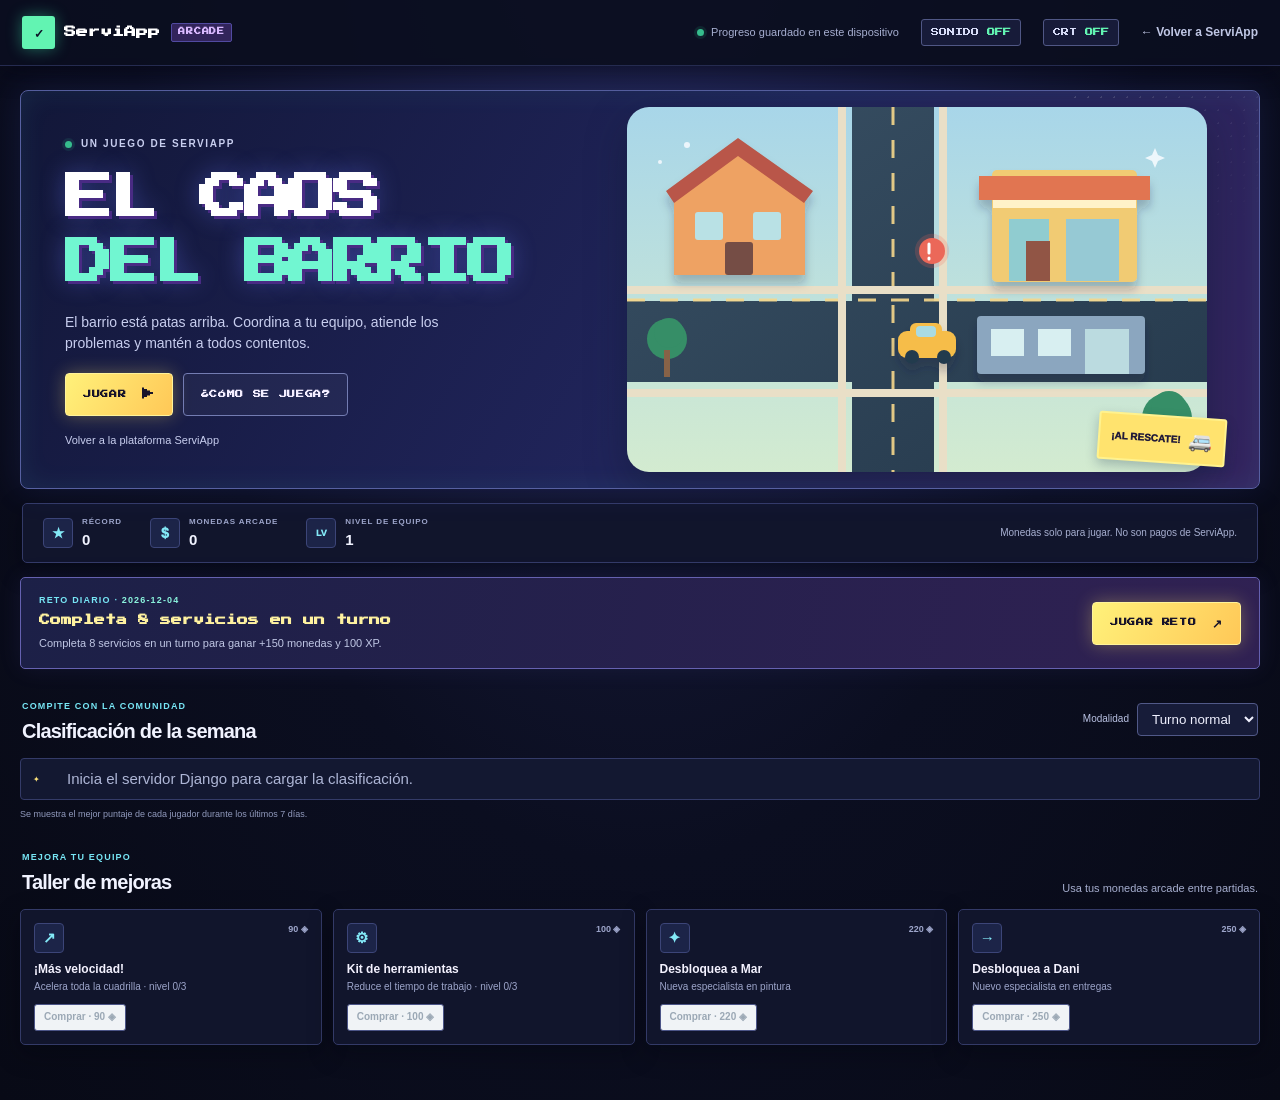
<file: minijuegos.html>
<!DOCTYPE html>
<html lang="es">
<head>
    <meta charset="UTF-8">
    <meta name="viewport" content="width=device-width, initial-scale=1.0">
    <meta name="theme-color" content="#080b18">
    <title>Zona Arcade | ServiApp</title>
    <link rel="preconnect" href="https://fonts.googleapis.com">
    <link rel="preconnect" href="https://fonts.gstatic.com" crossorigin>
    <link href="https://fonts.googleapis.com/css2?family=Press+Start+2P&display=swap" rel="stylesheet">
    <link rel="stylesheet" href="minijuegos.css">
</head>
<body>
    <header class="arcade-topbar">
        <a class="arcade-brand" href="index.html" aria-label="Volver a ServiApp">
            <span class="brand-check">✓</span><span>ServiApp</span><small>ARCADE</small>
        </a>
        <div class="topbar-right"><span class="local-save"><i></i> Progreso guardado en este dispositivo</span><button id="soundToggleButton" class="crt-toggle" type="button" aria-pressed="false" aria-label="Activar sonido">SONIDO <strong>OFF</strong></button><button id="crtToggleButton" class="crt-toggle" type="button" aria-pressed="false" aria-label="Activar efecto de pantalla retro">CRT <strong>OFF</strong></button><a class="back-to-app" href="index.html">← <span>Volver a ServiApp</span></a></div>
    </header>

    <main class="arcade-main">
        <section id="welcomeScreen" class="arcade-screen welcome-screen" aria-labelledby="gameTitle">
            <div class="welcome-hero">
                <div class="hero-copy">
                    <span class="game-eyebrow"><i></i> UN JUEGO DE SERVIAPP</span>
                    <h1 id="gameTitle">EL CAOS<br><span>DEL BARRIO</span></h1>
                    <p>El barrio está patas arriba. Coordina a tu equipo, atiende los problemas y mantén a todos contentos.</p>
                    <div class="hero-actions">
                        <button id="playButton" type="button" class="arcade-button arcade-button-yellow"><span>JUGAR</span><b>▶</b></button>
                        <button id="instructionsButton" type="button" class="arcade-button arcade-button-ghost">¿CÓMO SE JUEGA?</button>
                    </div>
                    <a class="small-return-link" href="index.html">Volver a la plataforma ServiApp</a>
                </div>
                <div class="hero-city" aria-hidden="true">
                    <svg viewBox="0 0 580 365" role="presentation">
                        <defs>
                            <linearGradient id="sky" x1="0" y1="0" x2="0" y2="1"><stop stop-color="#a8d6e9"/><stop offset="1" stop-color="#d3ebd0"/></linearGradient>
                            <linearGradient id="road" x1="0" y1="0" x2="1" y2="1"><stop stop-color="#384f63"/><stop offset="1" stop-color="#25394c"/></linearGradient>
                            <filter id="shadow" x="-30%" y="-30%" width="160%" height="170%"><feDropShadow dx="0" dy="8" stdDeviation="5" flood-color="#13263a" flood-opacity=".25"/></filter>
                        </defs>
                        <rect width="580" height="365" rx="22" fill="url(#sky)"/>
                        <path d="M0 194h580v81H0zM225 0h82v365h-82z" fill="url(#road)"/>
                        <path d="M0 193h580M266 0v365" stroke="#f6d78b" stroke-width="3" stroke-dasharray="18 15" opacity=".9"/>
                        <path d="M0 183h580M0 286h580M215 0v365M316 0v365" stroke="#e9dfc7" stroke-width="8"/>
                        <g filter="url(#shadow)">
                            <path d="M47 82 111 39l67 43v86H47z" fill="#eea263"/><path d="m39 84 72-53 75 53-9 12-66-47-64 47z" fill="#b95748"/><rect x="68" y="105" width="28" height="28" rx="3" fill="#b9e1e5"/><rect x="126" y="105" width="28" height="28" rx="3" fill="#b9e1e5"/><rect x="98" y="135" width="28" height="33" rx="3" fill="#754d45"/>
                            <rect x="365" y="63" width="145" height="112" rx="5" fill="#f1cb73"/><path d="M352 69h171v24H352z" fill="#e17451"/><path d="M366 93h143v8H366z" fill="#fff2c9"/><rect x="382" y="112" width="40" height="62" fill="#90ccd0"/><rect x="439" y="112" width="53" height="62" fill="#96c9d4"/><path d="M399 174v-40h24v40" fill="#915545"/>
                            <rect x="350" y="209" width="168" height="58" rx="4" fill="#8ba6bf"/><rect x="364" y="222" width="33" height="27" fill="#d8eff1"/><rect x="411" y="222" width="33" height="27" fill="#d8eff1"/><rect x="458" y="222" width="44" height="45" fill="#bbdbe0"/>
                        </g>
                        <g fill="#368e67"><circle cx="40" cy="232" r="20"/><circle cx="42" cy="226" r="15"/><rect x="37" y="243" width="6" height="27" fill="#876247"/><circle cx="540" cy="311" r="25"/><circle cx="542" cy="302" r="18"/><rect x="537" y="319" width="7" height="31" fill="#876247"/></g>
                        <g transform="translate(271 224)" filter="url(#shadow)"><rect width="58" height="27" rx="9" fill="#f6bd4a"/><rect x="12" y="-8" width="32" height="18" rx="6" fill="#f6bd4a"/><rect x="18" y="-5" width="20" height="11" rx="4" fill="#a9dbe3"/><circle cx="14" cy="26" r="7" fill="#243a4e"/><circle cx="46" cy="26" r="7" fill="#243a4e"/></g>
                        <g transform="translate(305 144)"><circle r="22" fill="#ed675d" opacity=".2"><animate attributeName="r" values="17;24;17" dur="1.6s" repeatCount="indefinite"/></circle><circle r="13" fill="#eb6859"/><path d="M-3-7v9m0 5v1" stroke="white" stroke-width="3" stroke-linecap="round"/></g>
                        <g fill="#f8fbff" opacity=".85"><circle cx="60" cy="38" r="3"/><circle cx="33" cy="55" r="2"/><path d="m528 41 3 7 7 3-7 3-3 7-3-7-7-3 7-3z"/></g>
                    </svg>
                    <div class="hero-sticker"><span>¡AL RESCATE!</span><b>🚐</b></div>
                </div>
                <div class="hero-dots" aria-hidden="true"></div>
            </div>

            <div class="welcome-bottom">
                <div class="meta-stats">
                    <div class="meta-stat"><span class="stat-icon stat-record">★</span><span><small>RÉCORD</small><strong id="recordValue">0</strong></span></div>
                    <div class="meta-stat"><span class="stat-icon stat-coins">$</span><span><small>MONEDAS ARCADE</small><strong id="walletValue">0</strong></span></div>
                    <div class="meta-stat"><span class="stat-icon stat-level">LV</span><span><small>NIVEL DE EQUIPO</small><strong id="teamLevelValue">1</strong></span></div>
                </div>
                <p>Monedas solo para jugar. No son pagos de ServiApp.</p>
            </div>
            <div class="daily-challenge"><div><span class="section-kicker">RETO DIARIO · <strong id="dailyDateLabel"></strong></span><strong>Completa 8 servicios en un turno</strong><small id="dailyChallengeStatus">Recompensa extra de monedas y XP. Tu mejor resultado se guarda aquí.</small></div><button id="dailyChallengeButton" class="arcade-button arcade-button-yellow" type="button">JUGAR RETO <b>↗</b></button></div>

            <section class="leaderboard-section" aria-labelledby="leaderboardTitle"><div class="section-heading"><div><span class="section-kicker">COMPITE CON LA COMUNIDAD</span><h2 id="leaderboardTitle">Clasificación de la semana</h2></div><label class="leaderboard-mode">Modalidad <select id="leaderboardMode"><option value="normal">Turno normal</option><option value="diario">Reto diario</option></select></label></div><ol id="arcadeLeaderboard" class="leaderboard-list" aria-live="polite"><li class="leaderboard-message">Cargando puntajes…</li></ol><p class="leaderboard-note">Se muestra el mejor puntaje de cada jugador durante los últimos 7 días.</p></section>

            <section class="upgrade-section" aria-labelledby="upgradeTitle">
                <div class="section-heading"><div><span class="section-kicker">MEJORA TU EQUIPO</span><h2 id="upgradeTitle">Taller de mejoras</h2></div><p>Usa tus monedas arcade entre partidas.</p></div>
                <div id="upgradeShop" class="upgrade-shop"></div>
            </section>
        </section>

        <section id="prepareScreen" class="arcade-screen prepare-screen" hidden aria-labelledby="prepareTitle">
            <div class="subscreen-heading"><button id="backWelcome" class="back-round" type="button" aria-label="Volver">←</button><div><span class="section-kicker">ANTES DEL TURNO</span><h2 id="prepareTitle">Prepara a tu equipo</h2></div><span class="prep-duration">⏱ Turno de 3 minutos</span></div>
            <p class="screen-lede">Elige a un trabajador para revisar sus habilidades. En la partida podrás asignarlo a los avisos del barrio.</p>
            <div id="prepWorkers" class="worker-roster prep-roster"></div>
            <div id="workerPreview" class="worker-preview"></div>
            <button id="startShiftButton" class="arcade-button arcade-button-yellow start-shift-button" type="button"><span>INICIAR TURNO</span><b>▶</b></button>
        </section>

        <section id="gameScreen" class="arcade-screen game-screen" hidden aria-label="Partida El Caos del Barrio">
            <div class="game-hud">
                <div class="hud-game-title"><span class="hud-mark">✦</span><span><small>EL CAOS DEL</small><strong>BARRIO</strong></span></div>
                <div class="hud-metric timer-metric"><small>TIEMPO</small><strong id="timerValue">03:00</strong></div>
                <div class="hud-metric level-metric"><small>NIVEL</small><strong id="levelValue">1</strong></div>
                <div class="hud-metric score-metric"><small>PUNTOS</small><strong id="scoreValue">0</strong></div>
                <div class="hud-metric coin-metric"><small>MONEDAS</small><strong id="roundCoinsValue">0</strong></div>
                <div class="hud-metric lives-metric"><small>VIDAS</small><strong id="livesValue" aria-label="5 vidas">♥♥♥♥♥</strong></div>
                <div class="reputation-metric"><div><small>REPUTACIÓN</small><strong id="reputationValue">100%</strong></div><div class="reputation-track"><span id="reputationBar"></span></div></div>
                <button id="pauseButton" class="pause-button" type="button" aria-label="Pausar partida">Ⅱ</button>
            </div>

            <div class="event-banner" id="eventBanner" hidden><span id="eventBannerIcon">✦</span><span id="eventBannerText"></span><small id="eventBannerTime"></small></div>

            <div class="game-board-layout">
                <section class="city-panel" aria-label="Mapa interactivo del barrio">
                    <div class="city-panel-heading"><div><span class="section-kicker">SECTOR CENTRO</span><strong>Un barrio, mil cosas por resolver</strong></div><span class="map-legend"><i class="legend-emergency"></i> Aviso nuevo</span></div>
                    <div class="city-canvas-wrap"><canvas id="cityCanvas" tabindex="0" role="img" aria-keyshortcuts="1 2 3 4 5 6 ArrowUp ArrowDown P Escape" aria-label="Barrio interactivo. Toca o arrastra un trabajador hasta un aviso para asignarlo. También puedes usar las teclas indicadas abajo."></canvas><div class="canvas-help"><b>1</b> Toca un trabajador <span>→</span> <b>2</b> toca una alerta</div></div>
                    <div class="keyboard-hint">Teclado: 1–6 trabajador · ↑/↓ aviso y asignación · P pausar</div>
                    <div class="map-status-row"><span id="selectionStatus" aria-live="polite">Selecciona un trabajador disponible.</span><span id="comboStatus"></span></div>
                </section>

                <aside class="dispatch-panel">
                    <section class="dispatch-section"><div class="panel-section-heading"><div><span class="section-kicker">TU CUADRILLA</span><h3>Trabajadores</h3></div><span id="workersAvailable" class="count-pill">4 libres</span></div><div id="gameWorkers" class="game-workers-list"></div></section>
                    <section class="dispatch-section requests-section"><div class="panel-section-heading"><div><span class="section-kicker">EN EL BARRIO</span><h3>Avisos</h3></div><span id="requestsCount" class="count-pill count-alert">0</span></div><div id="requestsList" class="requests-list"></div></section>
                </aside>
            </div>
        </section>
    </main>

    <div id="arcadeOverlay" class="arcade-overlay" hidden role="dialog" aria-modal="true" aria-labelledby="overlayTitle"><div id="overlayCard" class="overlay-card"></div></div>
    <div id="toast" class="arcade-toast" role="status" aria-live="polite"></div>

    <script type="module" src="minijuegos.js"></script>
</body>
</html>
</file>
<file: minijuegos.css>
:root { color-scheme: light; --navy:#102744; --navy-2:#193a5e; --ink:#172b43; --muted:#6e7f91; --blue:#3478e5; --line:#e5ebf1; --paper:#f4f7fa; --mint:#48c8a1; --amber:#ffc64b; }
* { box-sizing:border-box; }
body { min-height:100vh; margin:0; color:var(--ink); background:var(--paper); font:15px/1.45 Inter,"Segoe UI",Arial,sans-serif; }
button,a { font:inherit; }
[hidden] { display:none!important; }
.arcade-topbar { position:sticky; top:0; z-index:5; height:66px; padding:0 max(22px,calc((100vw - 1240px)/2)); display:flex; align-items:center; justify-content:space-between; background:#fff; border-bottom:1px solid #e6ebf0; box-shadow:0 3px 13px #142b4308; }
.arcade-brand { display:flex; align-items:center; gap:9px; color:#1e4f87; text-decoration:none; font-weight:850; font-size:19px; letter-spacing:-.03em; }
.brand-check { width:33px; height:33px; display:grid; place-items:center; border-radius:10px; color:white; background:linear-gradient(145deg,#3273df,#715ce7); box-shadow:0 4px 10px #366ee533; }
.arcade-brand small { margin-left:2px; padding:3px 6px; border-radius:5px; color:#2563eb; background:#edf4ff; font-size:9px; letter-spacing:.12em; }
.topbar-right { display:flex; align-items:center; gap:22px; }
.local-save { display:flex; align-items:center; gap:7px; color:#8290a0; font-size:11px; }
.local-save i,.game-eyebrow i { width:7px; height:7px; display:inline-block; border-radius:50%; background:#36bc8d; box-shadow:0 0 0 3px #36bc8d20; }
.back-to-app { color:#485d74; font-size:12px; font-weight:750; text-decoration:none; }.back-to-app:hover,.small-return-link:hover { color:#2563eb; }
.arcade-main { width:min(100% - 34px,1240px); margin:0 auto; padding:24px 0 55px; }
.welcome-hero { position:relative; min-height:330px; display:grid; grid-template-columns: .95fr 1.05fr; overflow:hidden; border-radius:23px; background:linear-gradient(112deg,#102744 0%,#1b3c5c 52%,#26698a 100%); box-shadow:0 18px 40px #152c451c; }
.hero-copy { position:relative; z-index:2; padding:34px 0 26px 44px; align-self:center; }
.game-eyebrow { display:flex; align-items:center; gap:9px; color:#b9d5e7; font-size:10px; font-weight:850; letter-spacing:.16em; }
.hero-copy h1 { margin:14px 0 12px; color:#fff; font-size:clamp(43px,5.6vw,70px); line-height:.83; letter-spacing:-.067em; font-weight:950; }
.hero-copy h1 span { color:#72dfc0; }
.hero-copy>p { max-width:410px; margin:17px 0 20px; color:#d3e1ed; font-size:14px; }
.hero-actions { display:flex; align-items:center; gap:10px; flex-wrap:wrap; }
.arcade-button { min-height:43px; padding:0 17px; display:inline-flex; align-items:center; justify-content:center; gap:16px; border:1px solid transparent; border-radius:10px; font-size:11px; font-weight:900; letter-spacing:.08em; cursor:pointer; transition:transform .16s,box-shadow .16s,background .16s; }
.arcade-button:hover { transform:translateY(-2px); }
.arcade-button-yellow { color:#33280d; background:linear-gradient(120deg,#ffd85c,#ffbd39); box-shadow:0 7px 16px #ffcc4b3d; }.arcade-button-yellow:hover { box-shadow:0 9px 22px #ffcc4b58; }
.arcade-button-yellow b { font-size:12px; }.arcade-button-ghost { color:#e5eff8; border-color:#ffffff38; background:#ffffff0c; }.arcade-button-ghost:hover { background:#ffffff18; }
.small-return-link { display:inline-block; margin-top:17px; color:#a9c0d2; font-size:11px; text-decoration:none; }
.hero-city { position:relative; z-index:1; display:flex; align-items:center; justify-content:center; min-width:0; padding:16px 34px 16px 0; }
.hero-city svg { width:min(100%,580px); filter:drop-shadow(0 15px 20px #0716265c); }
.hero-sticker { position:absolute; right:33px; bottom:25px; padding:8px 11px; display:flex; align-items:center; gap:8px; border:2px solid #fff; border-radius:10px; color:#173451; background:#ffd461; box-shadow:0 5px 12px #10274442; font-size:10px; font-weight:950; transform:rotate(4deg); }.hero-sticker b { font-size:19px; }
.hero-dots { position:absolute; inset:0 0 auto auto; width:190px; height:130px; opacity:.16; background-image:radial-gradient(#fff 1px,transparent 1px); background-size:13px 13px; mask-image:linear-gradient(135deg,#000,transparent); }
.welcome-bottom { margin:14px 2px 0; padding:12px 20px; display:flex; align-items:center; justify-content:space-between; gap:16px; border:1px solid #e9edf2; border-radius:14px; background:white; }
.meta-stats { display:flex; align-items:center; gap:28px; }.meta-stat { display:flex; align-items:center; gap:9px; }.meta-stat>span:last-child { display:grid; gap:1px; }.meta-stat small { color:#8491a0; font-size:8px; font-weight:850; letter-spacing:.11em; }.meta-stat strong { color:#18314e; font-size:15px; }.stat-icon { width:30px; height:30px; display:grid; place-items:center; border-radius:9px; font-size:14px; font-weight:950; }.stat-record { color:#aa7816; background:#fff6dc; }.stat-coins { color:#148d72; background:#e1f8f0; }.stat-level { color:#3e68c2; background:#e9efff; font-size:9px; }.welcome-bottom>p { margin:0; color:#9aa4b0; font-size:10px; }
.upgrade-section { margin:23px 0 0; }.section-heading { margin:0 2px 12px; display:flex; align-items:end; justify-content:space-between; gap:12px; }.section-kicker { color:#7d8b9b; font-size:9px; font-weight:900; letter-spacing:.13em; }.section-heading h2 { margin:2px 0 0; color:#18314e; font-size:20px; letter-spacing:-.04em; }.section-heading>p { margin:0; color:#8b98a7; font-size:11px; }
.upgrade-shop { display:grid; grid-template-columns:repeat(4,minmax(0,1fr)); gap:11px; }.upgrade-card { min-height:115px; padding:13px; display:flex; flex-direction:column; align-items:flex-start; border:1px solid #e7edf3; border-radius:13px; background:#fff; box-shadow:0 4px 12px #1c344b05; }.upgrade-card-top { width:100%; display:flex; justify-content:space-between; gap:8px; }.upgrade-symbol { width:30px; height:30px; display:grid; place-items:center; border-radius:9px; color:#2869c1; background:#edf4ff; font-size:15px; font-weight:900; }.upgrade-level { color:#93a0ad; font-size:9px; font-weight:800; }.upgrade-card h3 { margin:8px 0 2px; color:#253c55; font-size:12px; }.upgrade-card p { margin:0 0 10px; color:#8190a0; font-size:10px; }.upgrade-buy { margin-top:auto; padding:5px 9px; border:0; border-radius:7px; color:#24599a; background:#edf4ff; font-size:10px; font-weight:850; cursor:pointer; }.upgrade-buy:hover:not(:disabled) { background:#dce9ff; }.upgrade-buy:disabled { color:#9ba8b5; background:#f0f3f6; cursor:not-allowed; }
.arcade-screen { animation:screen-in .25s ease-out; }.prepare-screen { padding:26px; border:1px solid #e6ecf1; border-radius:20px; background:white; box-shadow:0 10px 30px #122e4a0b; }.subscreen-heading { display:flex; align-items:center; gap:12px; }.subscreen-heading h2 { margin:1px 0 0; font-size:24px; letter-spacing:-.04em; }.back-round { width:36px; height:36px; border:1px solid #e4eaf0; border-radius:50%; color:#34516f; background:white; font-size:19px; cursor:pointer; }.prep-duration { margin-left:auto; padding:8px 11px; border-radius:9px; color:#315b91; background:#edf4ff; font-size:11px; font-weight:800; }.screen-lede { margin:14px 0 17px; color:#748396; font-size:13px; }.worker-roster { display:grid; grid-template-columns:repeat(auto-fit,minmax(185px,1fr)); gap:11px; }.worker-card { padding:13px; display:flex; align-items:center; gap:11px; text-align:left; border:1px solid #e5ebf1; border-radius:13px; background:white; cursor:pointer; transition:.15s ease; }.worker-card:hover { border-color:#b9cdf5; transform:translateY(-2px); }.worker-card.selected { border-color:#4380df; box-shadow:0 0 0 3px #4380df17; background:#f7faff; }.worker-avatar { --worker:#4381e8; position:relative; width:43px; height:48px; flex:0 0 43px; }.worker-avatar .avatar-head { position:absolute; top:1px; left:11px; z-index:1; width:22px; height:22px; border:2px solid #fff; border-radius:50%; background:#d99a6b; box-shadow:0 1px 3px #182d4355; }.worker-avatar .avatar-body { position:absolute; bottom:0; left:3px; width:37px; height:31px; border:2px solid #fff; border-radius:15px 15px 10px 10px; background:var(--worker); box-shadow:0 2px 4px #182d4325; }.worker-avatar .avatar-cap { position:absolute; top:0; left:8px; z-index:2; width:27px; height:10px; border-radius:12px 12px 3px 3px; background:var(--worker); border-bottom:3px solid #f5c451; }.worker-avatar .avatar-tool { position:absolute; right:-1px; bottom:2px; z-index:3; width:13px; height:13px; display:grid; place-items:center; border:2px solid #fff; border-radius:50%; color:#344a60; background:#f8d676; font-size:8px; }.worker-card-name { display:block; color:#263c53; font-size:12px; font-weight:850; }.worker-card-role { display:block; margin-top:2px; color:#7a8998; font-size:10px; }.worker-card-stat { display:block; margin-top:5px; color:#4e6c8c; font-size:9px; }.worker-preview { min-height:48px; margin:15px 0 13px; padding:11px 14px; border-radius:11px; color:#536c83; background:#f4f8fc; font-size:12px; }.worker-preview strong { color:#203e5d; }.worker-preview span { margin-right:9px; }.start-shift-button { min-width:185px; }
.game-screen { min-width:0; }.game-hud { min-height:69px; margin-bottom:11px; padding:8px 14px; display:flex; align-items:center; gap:clamp(12px,2vw,26px); border:1px solid #243f5c; border-radius:14px; color:white; background:linear-gradient(105deg,#102744,#193a5b); box-shadow:0 7px 18px #0f27401a; }.hud-game-title { min-width:150px; display:flex; align-items:center; gap:9px; }.hud-mark { width:32px; height:32px; display:grid; place-items:center; border:1px solid #ffffff28; border-radius:10px; color:#fbd369; background:#ffffff11; font-size:18px; }.hud-game-title>span:last-child { display:grid; line-height:1.05; }.hud-game-title small { color:#9fb6ca; font-size:8px; font-weight:850; letter-spacing:.12em; }.hud-game-title strong { margin-top:2px; font-size:12px; letter-spacing:.1em; }.hud-metric { min-width:64px; display:grid; gap:1px; }.hud-metric small,.reputation-metric small { color:#a7bdcf; font-size:8px; font-weight:850; letter-spacing:.1em; }.hud-metric strong { color:white; font-variant-numeric:tabular-nums; font-size:16px; }.timer-metric strong { color:#ffdc76; }.coin-metric strong { color:#81e2c5; }.reputation-metric { min-width:114px; flex:1; display:grid; gap:5px; }.reputation-metric>div:first-child { display:flex; justify-content:space-between; align-items:center; }.reputation-metric strong { font-size:11px; }.reputation-track { height:6px; overflow:hidden; border-radius:99px; background:#ffffff28; }.reputation-track span { width:100%; height:100%; display:block; border-radius:inherit; background:linear-gradient(90deg,#40d39f,#9be5ad); transition:width .25s,background .25s; }.pause-button { width:35px; height:35px; flex:0 0 35px; border:1px solid #ffffff35; border-radius:10px; color:white; background:#ffffff0e; font-size:15px; font-weight:900; cursor:pointer; }.pause-button:hover { background:#ffffff24; }
.event-banner { min-height:37px; margin:0 0 10px; padding:8px 12px; display:flex; align-items:center; gap:9px; border:1px solid #f0d58b; border-radius:10px; color:#694e17; background:linear-gradient(90deg,#fff4d3,#fffaf0); font-size:11px; font-weight:800; }.event-banner small { margin-left:auto; color:#8c7441; font-size:9px; }.event-banner.event-rain { border-color:#b5d6ef; color:#245b85; background:#eaf6ff; }.event-banner.event-rush { border-color:#ffc6a4; color:#92512d; background:#fff1e7; }.event-banner.event-thanks { border-color:#b4e5d3; color:#257153; background:#e9fff5; }
.game-board-layout { display:grid; grid-template-columns:minmax(0,1fr) 290px; gap:11px; align-items:stretch; }.city-panel,.dispatch-panel { min-width:0; border:1px solid #e3eaf0; border-radius:14px; background:white; box-shadow:0 6px 18px #142b4308; }.city-panel { overflow:hidden; }.city-panel-heading { min-height:55px; padding:9px 13px; display:flex; align-items:center; justify-content:space-between; gap:8px; }.city-panel-heading>div { display:grid; }.city-panel-heading strong { color:#26425e; font-size:12px; }.map-legend { color:#8593a2; font-size:9px; white-space:nowrap; }.legend-emergency { width:8px; height:8px; display:inline-block; margin-right:4px; border-radius:50%; background:#ea675d; box-shadow:0 0 0 3px #ea675d20; }.city-canvas-wrap { position:relative; overflow:hidden; background:#b8d8c3; }.city-canvas-wrap canvas { width:100%; height:auto; display:block; aspect-ratio:1000/620; touch-action:none; cursor:default; }.canvas-help { position:absolute; right:9px; bottom:8px; padding:5px 8px; border:1px solid #ffffff80; border-radius:7px; color:#506578; background:#ffffffd9; font-size:9px; pointer-events:none; }.map-status-row { min-height:32px; padding:7px 12px; display:flex; justify-content:space-between; gap:10px; color:#718193; font-size:9px; }.map-status-row #comboStatus { color:#ba7e12; font-weight:850; }
.dispatch-panel { display:flex; flex-direction:column; overflow:hidden; }.dispatch-section { min-height:0; padding:12px; }.requests-section { flex:1; border-top:1px solid #edf1f4; }.panel-section-heading { display:flex; align-items:center; justify-content:space-between; gap:8px; margin-bottom:8px; }.panel-section-heading h3 { margin:0; color:#203b56; font-size:14px; letter-spacing:-.025em; }.count-pill { padding:4px 7px; border-radius:99px; color:#2772ca; background:#edf5ff; font-size:9px; font-weight:850; }.count-alert { color:#b95549; background:#fff0ed; }.game-workers-list,.requests-list { display:grid; gap:6px; }.game-worker-row { width:100%; min-height:46px; padding:5px 8px; display:flex; align-items:center; gap:8px; text-align:left; border:1px solid transparent; border-radius:9px; background:#f7f9fb; cursor:pointer; }.game-worker-row:hover { border-color:#d6e3f2; background:#f1f6fb; }.game-worker-row.selected { border-color:#4d87dc; background:#edf5ff; box-shadow:0 0 0 2px #4780d815; }.game-worker-row.busy { opacity:.72; }.game-worker-row .worker-avatar { width:31px; height:34px; flex-basis:31px; transform:scale(.72); transform-origin:center; margin:0 -3px; }.game-worker-info { min-width:0; flex:1; }.game-worker-info strong { display:block; overflow:hidden; color:#32475e; font-size:10px; text-overflow:ellipsis; white-space:nowrap; }.game-worker-info small { display:block; color:#8793a0; font-size:8px; }.worker-state { padding:4px 6px; border-radius:99px; color:#21845e; background:#e3f8ee; font-size:8px; font-weight:850; }.worker-state.traveling { color:#9a681a; background:#fff4d7; }.worker-state.working { color:#2d6eb8; background:#e6f2ff; }.worker-state.unavailable { color:#8d96a2; background:#edf0f3; }
.requests-list { max-height:350px; overflow:auto; padding-right:2px; }.request-card { width:100%; padding:9px; display:grid; grid-template-columns:30px minmax(0,1fr) auto; align-items:center; gap:8px; text-align:left; border:1px solid #e8edf2; border-radius:10px; background:white; cursor:pointer; transition:.14s ease; }.request-card:hover { border-color:#f1b1a9; background:#fffaf9; transform:translateY(-1px); }.request-card.selected { border-color:#ea766b; box-shadow:0 0 0 2px #e76d5e18; }.request-card.assigned { border-color:#c4d9ed; background:#f8fbff; }.request-service-icon { width:29px; height:29px; display:grid; place-items:center; border-radius:9px; color:#bd584c; background:#fff0ed; font-size:12px; font-weight:950; }.request-card-text { min-width:0; }.request-card-text strong { display:block; overflow:hidden; color:#314860; font-size:9px; text-overflow:ellipsis; white-space:nowrap; }.request-card-text small { display:block; color:#8793a0; font-size:8px; }.request-card-side { text-align:right; }.request-time { display:block; color:#c05d50; font-variant-numeric:tabular-nums; font-size:9px; font-weight:900; }.request-time.safe { color:#7f8c99; }.request-reward { display:block; margin-top:2px; color:#25805e; font-size:8px; font-weight:850; }.request-difficulty { display:inline-block; margin-top:2px; color:#b27a20; font-size:7px; letter-spacing:.05em; }
.empty-requests { padding:15px 9px; border:1px dashed #dce4eb; border-radius:10px; color:#8897a6; text-align:center; font-size:9px; }
.arcade-overlay { position:fixed; inset:0; z-index:20; padding:18px; display:grid; place-items:center; background:#0d2039bd; backdrop-filter:blur(5px); animation:fade-in .18s ease-out; }.overlay-card { width:min(100%,510px); max-height:min(92vh,760px); overflow:auto; padding:24px; border:1px solid #ffffffb0; border-radius:19px; background:white; box-shadow:0 25px 75px #07182f5c; animation:pop-in .22s ease-out; }.overlay-top { display:flex; align-items:flex-start; justify-content:space-between; gap:15px; }.overlay-kicker { color:#71849a; font-size:9px; font-weight:900; letter-spacing:.13em; }.overlay-card h2 { margin:4px 0 8px; color:#17314e; font-size:25px; letter-spacing:-.05em; }.overlay-card p { color:#6c7d8e; font-size:12px; }.overlay-close { width:32px; height:32px; border:1px solid #e5ebf0; border-radius:50%; color:#536b80; background:white; cursor:pointer; }.overlay-actions { display:flex; flex-wrap:wrap; justify-content:center; gap:9px; margin-top:18px; }.arcade-button-blue { color:white; background:#3478e5; box-shadow:0 6px 13px #3478e538; }.arcade-button-white { color:#39536c; border-color:#e0e7ed; background:white; }.overlay-instructions { display:grid; gap:9px; margin-top:15px; }.instruction-row { padding:10px; display:flex; gap:10px; border-radius:10px; background:#f5f8fb; }.instruction-row b { width:24px; height:24px; display:grid; flex:0 0 24px; place-items:center; border-radius:7px; color:#2b67bb; background:#e5efff; font-size:10px; }.instruction-row span { color:#566b81; font-size:11px; }.result-hero { margin:-24px -24px 17px; padding:25px 24px 20px; color:white; border-radius:19px 19px 0 0; background:linear-gradient(120deg,#173454,#286481); text-align:center; }.result-hero .overlay-kicker { color:#b5d0e4; }.result-hero h2 { margin:5px 0; color:white; }.result-score { color:#ffda68; font-size:39px; font-weight:950; letter-spacing:-.05em; }.result-grid { display:grid; grid-template-columns:repeat(3,1fr); gap:8px; }.result-stat { padding:10px 8px; border:1px solid #e9eef3; border-radius:10px; background:#fafbfd; text-align:center; }.result-stat small { display:block; color:#8390a0; font-size:8px; font-weight:800; letter-spacing:.08em; }.result-stat strong { display:block; margin-top:3px; color:#263e57; font-size:15px; }.result-record { margin-top:11px; padding:10px; border-radius:9px; color:#936f1e; background:#fff7dc; text-align:center; font-size:11px; font-weight:850; }
.arcade-toast { position:fixed; left:50%; bottom:22px; z-index:30; max-width:calc(100vw - 30px); padding:10px 15px; border:1px solid #ffffff35; border-radius:10px; color:white; background:#173653ee; box-shadow:0 8px 22px #0c233b40; font-size:11px; font-weight:750; opacity:0; pointer-events:none; transform:translate(-50%,12px); transition:.2s; }.arcade-toast.visible { opacity:1; transform:translate(-50%,0); }
@keyframes screen-in { from { opacity:0; transform:translateY(5px); } to { opacity:1; transform:none; } }@keyframes fade-in { from { opacity:0; } to { opacity:1; } }@keyframes pop-in { from { opacity:0; transform:scale(.97) translateY(6px); } to { opacity:1; transform:none; } }
@media(max-width:950px) { .welcome-hero { grid-template-columns:1fr 1fr; }.hero-copy { padding-left:30px; }.hero-copy h1 { font-size:clamp(48px,7vw,62px); }.hero-city { padding-right:18px; }.upgrade-shop { grid-template-columns:repeat(2,minmax(0,1fr)); }.game-board-layout { grid-template-columns:minmax(0,1fr) 260px; gap:8px; }.game-hud { gap:13px; }.hud-game-title { min-width:118px; } }
@media(max-width:720px) { .arcade-main { width:min(100% - 20px,1240px); padding-top:13px; }.arcade-topbar { height:58px; padding:0 13px; }.local-save { display:none; }.welcome-hero { min-height:0; grid-template-columns:1fr; }.hero-copy { padding:27px 24px 5px; }.hero-copy h1 { font-size:clamp(48px,12vw,65px); }.hero-copy>p { max-width:460px; margin:13px 0 15px; font-size:13px; }.hero-city { height:205px; padding:0 22px 12px; }.hero-city svg { width:min(100%,450px); max-height:205px; }.hero-sticker { right:25px; bottom:19px; }.welcome-bottom { align-items:flex-start; flex-direction:column; gap:7px; padding:12px; }.meta-stats { width:100%; justify-content:space-between; gap:7px; }.meta-stat { gap:6px; }.stat-icon { width:26px; height:26px; }.meta-stat small { font-size:7px; }.meta-stat strong { font-size:13px; }.welcome-bottom>p { align-self:flex-end; font-size:9px; }.section-heading { align-items:flex-start; flex-direction:column; gap:2px; }.section-heading h2 { font-size:18px; }.upgrade-shop { gap:8px; }.upgrade-card { min-height:111px; padding:10px; }.prepare-screen { padding:16px; }.subscreen-heading h2 { font-size:20px; }.prep-duration { padding:6px 8px; font-size:9px; }.game-hud { min-height:58px; padding:7px; gap:8px; border-radius:11px; }.hud-game-title { min-width:0; gap:6px; }.hud-mark { width:27px; height:27px; }.hud-game-title small { font-size:6px; }.hud-game-title strong { font-size:9px; }.hud-metric { min-width:44px; }.hud-metric small,.reputation-metric small { font-size:6px; }.hud-metric strong { font-size:12px; }.reputation-metric { min-width:70px; }.reputation-metric strong { font-size:9px; }.pause-button { width:30px; height:30px; flex-basis:30px; }.game-board-layout { grid-template-columns:1fr; }.dispatch-panel { display:grid; grid-template-columns:minmax(0,.85fr) minmax(0,1.15fr); }.dispatch-section { padding:9px; }.requests-section { border-top:0; border-left:1px solid #edf1f4; }.game-workers-list { gap:4px; }.game-worker-row { min-height:39px; padding:3px 5px; gap:3px; }.worker-state { padding:3px 4px; font-size:7px; }.requests-list { max-height:206px; }.city-canvas-wrap canvas { min-height:205px; }.canvas-help { right:6px; bottom:6px; font-size:8px; }.map-status-row { font-size:8px; } }
@media(max-width:440px) { .arcade-brand { font-size:16px; }.arcade-brand small { font-size:8px; }.back-to-app { font-size:10px; }.hero-copy { padding-inline:19px; }.hero-copy h1 { font-size:47px; }.hero-actions { gap:7px; }.arcade-button { min-height:40px; padding:0 12px; font-size:9px; }.hero-city { height:178px; }.upgrade-shop { grid-template-columns:1fr 1fr; }.upgrade-card p { font-size:9px; }.hud-game-title { display:none; }.reputation-metric { flex:1; }.game-hud { justify-content:space-between; }.city-panel-heading { padding-inline:9px; }.city-panel-heading strong { font-size:10px; }.map-legend { font-size:8px; }.dispatch-panel { grid-template-columns:.9fr 1.1fr; }.panel-section-heading h3 { font-size:12px; }.count-pill { padding:3px 5px; font-size:8px; }.game-worker-info strong { font-size:9px; }.game-worker-info small { font-size:7px; }.worker-state { max-width:56px; overflow:hidden; text-overflow:ellipsis; white-space:nowrap; }.request-card { grid-template-columns:25px minmax(0,1fr) auto; gap:5px; padding:7px 5px; }.request-service-icon { width:24px; height:24px; }.request-card-text strong { font-size:8px; }.request-card-text small,.request-time { font-size:7px; }.request-reward { font-size:7px; } }

/* Marcadores y controles táctiles con más presencia en el mapa del turno. */
.canvas-help { left:11px; right:auto; bottom:10px; padding:7px 10px; display:flex; align-items:center; gap:6px; color:#29445e; border-color:#ffffff; background:#ffffffed; box-shadow:0 3px 10px #0d263c25; font-size:10px; font-weight:800; }
.canvas-help b { width:17px; height:17px; display:grid; place-items:center; border-radius:50%; color:#fff; background:#3478e5; font-size:9px; }
.canvas-help span { color:#678098; font-size:13px; }
.game-worker-row { min-height:52px; }
.game-worker-row .worker-avatar { width:36px; height:40px; flex-basis:36px; transform:scale(.9); margin:0 -1px; }
.game-worker-row.selected { border-width:2px; background:#eaf3ff; }
.request-card { min-height:58px; padding:8px; }
.request-service-icon { width:34px; height:34px; border-radius:11px; font-size:10px; }
.request-card-text strong { font-size:10px; }
.request-card-text small { font-size:9px; }
.request-time { font-size:10px; }
.city-canvas-wrap canvas { cursor:grab; }
.city-canvas-wrap canvas:active { cursor:grabbing; }
@media(max-width:720px) {
    .canvas-help { left:6px; bottom:6px; gap:4px; padding:5px 7px; font-size:8px; }
    .canvas-help b { width:14px; height:14px; font-size:7px; }
    .game-worker-row { min-height:46px; }
    .game-worker-row .worker-avatar { width:32px; height:36px; flex-basis:32px; transform:scale(.82); margin:0 -2px; }
    .request-card { min-height:53px; padding:6px; }
    .request-service-icon { width:29px; height:29px; font-size:9px; }
}
@media(prefers-reduced-motion:reduce) { *,*::before,*::after { animation-duration:.01ms!important; transition-duration:.01ms!important; } }

/* Identidad arcade retro neón, aislada de las demás pantallas de ServiApp. */
:root { color-scheme:dark; --navy:#10142c; --navy-2:#1a2044; --ink:#f2f3ff; --muted:#adb4d6; --blue:#52e5f2; --line:#373d68; --paper:#090c1c; --mint:#62f4b2; --amber:#ffe36e; }
body { color:var(--ink); background:radial-gradient(ellipse at 50% -20%,#222655 0,#0b0e20 58%,#080a16 100%); }
.arcade-topbar { background:#0b0e20ed; border-color:#252b50; box-shadow:0 4px 24px #05061390; }
.arcade-brand { color:#fff; font-family:"Press Start 2P",monospace; font-size:12px; letter-spacing:0; }
.brand-check { border-radius:3px; color:#0c1226; background:var(--mint); box-shadow:0 0 15px #42ffbf62; }
.arcade-brand small { border:1px solid #514aa1; border-radius:2px; color:#d9b8ff; background:#32245b; font-family:"Press Start 2P",monospace; font-size:7px; }
.local-save { color:#a7afd1; }
.back-to-app { color:#c0c7e5; }
.back-to-app:hover,.small-return-link:hover { color:var(--amber); }
.crt-toggle { padding:7px 9px; border:1px solid #505785; border-radius:3px; color:#d7dcf7; background:#171b39; font-family:"Press Start 2P",monospace; font-size:8px; cursor:pointer; }
.crt-toggle strong { color:var(--mint); }
.crt-toggle[aria-pressed="true"] { border-color:#ff6fcf; box-shadow:0 0 12px #ff6fcf55; }
.crt-toggle[aria-pressed="true"] strong { color:#ff8cda; }
.arcade-main { max-width:1240px; }
.welcome-hero { border:1px solid #5760a1; border-radius:8px; background:linear-gradient(120deg,#121738 0%,#20245a 54%,#34245f 100%); box-shadow:0 0 35px #5867ff20,inset 0 0 28px #54e9f215; }
.hero-copy h1 { font-family:"Press Start 2P",monospace; font-size:clamp(28px,4vw,48px); line-height:1.35; letter-spacing:-.07em; text-shadow:3px 3px 0 #492b84,0 0 23px #6b78ff65; }
.hero-copy h1 span { color:#71f6d1; }
.game-eyebrow,.section-kicker,.overlay-kicker { color:#77e6f5; }
.hero-copy>p,.game-eyebrow,.small-return-link { color:#c8ceef; }
.arcade-button { border-radius:4px; font-family:"Press Start 2P",monospace; font-size:8px; }
.arcade-button-yellow { color:#18142a; border-color:#fff39a; background:linear-gradient(120deg,#fff17a,#ffc857); box-shadow:0 0 18px #ffe36e52; }
.arcade-button-ghost { border-color:#737cb2; color:#f3edff; background:#ffffff0a; }
.hero-sticker { border:2px solid #fff28e; border-radius:3px; color:#211a39; background:#ffe36e; }
.welcome-bottom,.upgrade-card,.prepare-screen,.city-panel,.dispatch-panel { border-color:#333a67; border-radius:5px; background:#11152c; box-shadow:0 8px 24px #03040c60; }
.welcome-bottom>p,.section-heading>p,.screen-lede { color:#a7afd0; }
.meta-stat small,.upgrade-level,.upgrade-card p { color:#9da5ca; }
.meta-stat strong,.section-heading h2,.subscreen-heading h2,.panel-section-heading h3 { color:#f1f3ff; }
.stat-icon,.upgrade-symbol { border:1px solid #3c4578; border-radius:4px; color:#83e9f7; background:#1c2448; }
.upgrade-card h3 { color:#f4f2ff; }
.upgrade-buy { border:1px solid #4b5487; border-radius:3px; color:#8ef4de; background:#20274c; }
.upgrade-buy:hover:not(:disabled) { background:#2b3563; }
.back-round,.worker-card,.worker-preview { border-color:#3b426d; border-radius:5px; color:#e8eaff; background:#151a35; }
.worker-card.selected { border-color:#73e9f5; background:#1a2549; box-shadow:0 0 0 2px #68e5f52c,0 0 18px #5ddcf52b; }
.prep-duration,.count-pill { border:1px solid #454d80; border-radius:3px; color:#96edfa; background:#1a2041; }
.game-hud { border:1px solid #6265b0; border-radius:5px; background:linear-gradient(90deg,#121735,#20214e); box-shadow:0 0 22px #505cff20; }
.hud-game-title strong,.hud-metric strong,.reputation-metric strong { color:#f6f3ff; }
.hud-mark { color:#fff17a; background:#4d3679; }
.hud-metric small,.reputation-metric small { color:#aeb8dc; }
.timer-metric strong { color:#81f4d4; }
.score-metric strong { color:#ffe574; }
.coin-metric strong { color:#9df4b2; }
.pause-button { border:1px solid #7883c7; border-radius:4px; color:#fff; background:#333668; }
.city-panel-heading strong { color:#eef0ff; }
.city-panel-heading,.dispatch-section { color:#c4c9e7; }
.map-status-row { color:#bbc2e2; }
.game-worker-row,.request-card { border-color:#30385f; border-radius:4px; color:#e7eaff; background:#191e3b; }
.game-worker-row:hover,.request-card:hover { border-color:#59dced; background:#22294e; }
.game-worker-row.selected,.request-card.selected { border-color:#67e8f5; background:#252950; box-shadow:0 0 12px #50d9e929; }
.game-worker-info strong,.request-card-text strong { color:#f0f2ff; }
.game-worker-info small,.request-card-text small { color:#adb5d4; }
.worker-state { color:#8df2ba; background:#183b3d; }
.worker-state.traveling { color:#ffe181; background:#463a25; }
.worker-state.working { color:#9de5ff; background:#203850; }
.request-service-icon { color:#ff9aab; background:#45263e; }
.request-time { color:#ff9b9b; }
.request-time.safe { color:#c5cee8; }
.request-reward { color:#8df2ba; }
.empty-requests { border-color:#424a76; color:#aeb6d6; }
.arcade-overlay { background:#050612d9; }
.overlay-card { border:1px solid #5e65a1; border-radius:6px; color:#e8eaff; background:#11152c; box-shadow:0 0 40px #6669ff35; }
.overlay-card h2 { color:#fff; }
.overlay-card p,.instruction-row span { color:#c0c7e5; }
.overlay-close,.arcade-button-white { border-color:#48507d; color:#e4e8ff; background:#191e3d; }
.instruction-row,.result-stat { border:1px solid #30385f; border-radius:4px; background:#191e3b; }
.instruction-row b { border-radius:3px; color:#12172f; background:#79ecf5; }
.result-hero { background:linear-gradient(120deg,#171c43,#36235c); }
.result-stat small { color:#aab2d3; }
.result-stat strong { color:#f3f4ff; }
.result-record { color:#ffe994; background:#39331f; }
.arcade-toast { border-radius:4px; background:#20264beF; }
.crt-enabled::after { position:fixed; inset:0; z-index:40; pointer-events:none; content:""; opacity:.22; background:repeating-linear-gradient(to bottom,transparent 0,transparent 2px,#03040b 3px,#03040b 4px); mix-blend-mode:multiply; }
.crt-enabled .arcade-main { filter:saturate(1.16) contrast(1.03); }
button:focus-visible,a:focus-visible,select:focus-visible,canvas:focus-visible { outline:3px solid #ffe36e; outline-offset:3px; }
@media(max-width:720px) { .arcade-brand { font-size:9px; }.arcade-brand small { font-size:6px; }.crt-toggle { padding:6px; font-size:7px; }.hero-copy h1 { font-size:clamp(24px,7vw,40px); } }
@media(prefers-reduced-motion:reduce) { .crt-enabled::after { opacity:.12; } }
.daily-challenge { margin-top:14px; padding:16px 18px; display:flex; align-items:center; justify-content:space-between; gap:15px; border:1px solid #6561b0; border-radius:5px; background:linear-gradient(100deg,#1c2047,#302153); box-shadow:0 0 24px #8573ff16; }
.daily-challenge>div { display:grid; gap:5px; }.daily-challenge>div>strong { color:#fff2a0; font-family:"Press Start 2P",monospace; font-size:11px; line-height:1.7; }.daily-challenge small { color:#c0c7e5; font-size:11px; }
.daily-challenge .section-kicker strong { color:#8af3dd; }.lives-metric strong { color:#ff7fba; font-size:14px; letter-spacing:2px; white-space:nowrap; }.lives-metric strong .lost-life { color:#5d4268; }
.keyboard-hint { color:#b5bddf; font-size:9px; text-align:right; }
@media(max-width:720px) { .daily-challenge { align-items:flex-start; flex-direction:column; padding:12px; }.daily-challenge>div>strong { font-size:9px; }.daily-challenge small { font-size:10px; }.topbar-right { gap:7px; }.game-hud { gap:5px; }.hud-metric { min-width:37px; }.lives-metric { display:flex; min-width:44px; }.lives-metric strong { font-size:10px; letter-spacing:0; }.reputation-metric { min-width:58px; } }
@media(max-width:440px) { .game-hud { padding:5px; gap:4px; }.hud-metric { min-width:32px; }.hud-metric strong { font-size:10px; }.lives-metric { min-width:36px; }.lives-metric strong { font-size:9px; }.reputation-metric { min-width:46px; }.pause-button { width:26px; height:26px; flex-basis:26px; } }
.leaderboard-section { margin-top:24px; }.leaderboard-section .section-heading { align-items:center; }.leaderboard-mode { display:flex; align-items:center; gap:8px; color:#b9c1e2; font-size:10px; }.leaderboard-mode select { padding:7px 10px; border:1px solid #515988; border-radius:4px; color:#f0f1ff; background:#171c39; }
.leaderboard-list { margin:0; padding:0; display:grid; grid-template-columns:repeat(2,minmax(0,1fr)); gap:7px; list-style:none; counter-reset:ranking; }.leaderboard-list li { min-height:42px; padding:8px 12px; display:flex; align-items:center; gap:11px; border:1px solid #343b68; border-radius:4px; color:#e7eaff; background:#131831; counter-increment:ranking; }.leaderboard-list li::before { width:23px; color:#ffe37a; content:counter(ranking,decimal-leading-zero); font-family:"Press Start 2P",monospace; font-size:8px; }.leaderboard-list li strong { margin-left:auto; color:#8ff4dc; font-variant-numeric:tabular-nums; }.leaderboard-list .leaderboard-message { grid-column:1/-1; color:#aeb6d6; }.leaderboard-list .leaderboard-message::before { content:"✦"; }.leaderboard-note { margin:8px 0 0; color:#919abd; font-size:9px; }
@media(max-width:720px) { .leaderboard-list { grid-template-columns:1fr; }.leaderboard-section .section-heading { align-items:flex-start; }.leaderboard-mode { font-size:9px; } }
.level-metric strong { color:#ff8ee1; }
.score-jump { animation:score-jump .36s cubic-bezier(.2,.9,.3,1.4); }
.level-up { animation:level-flash .6s ease-out; }
.game-screen.life-shake { animation:life-shake .24s linear; }
@keyframes score-jump { 40% { color:#fff; transform:translateY(-5px) scale(1.24); text-shadow:0 0 16px #ffe36e; } }
@keyframes level-flash { 40% { color:#fff; transform:scale(1.5); text-shadow:0 0 16px #ff77dc; } }
@keyframes life-shake { 20%,60% { transform:translateX(-5px); } 40%,80% { transform:translateX(5px); } }
@media(prefers-reduced-motion:reduce) { .score-jump,.level-up,.game-screen.life-shake { animation:none!important; } }
</file>
